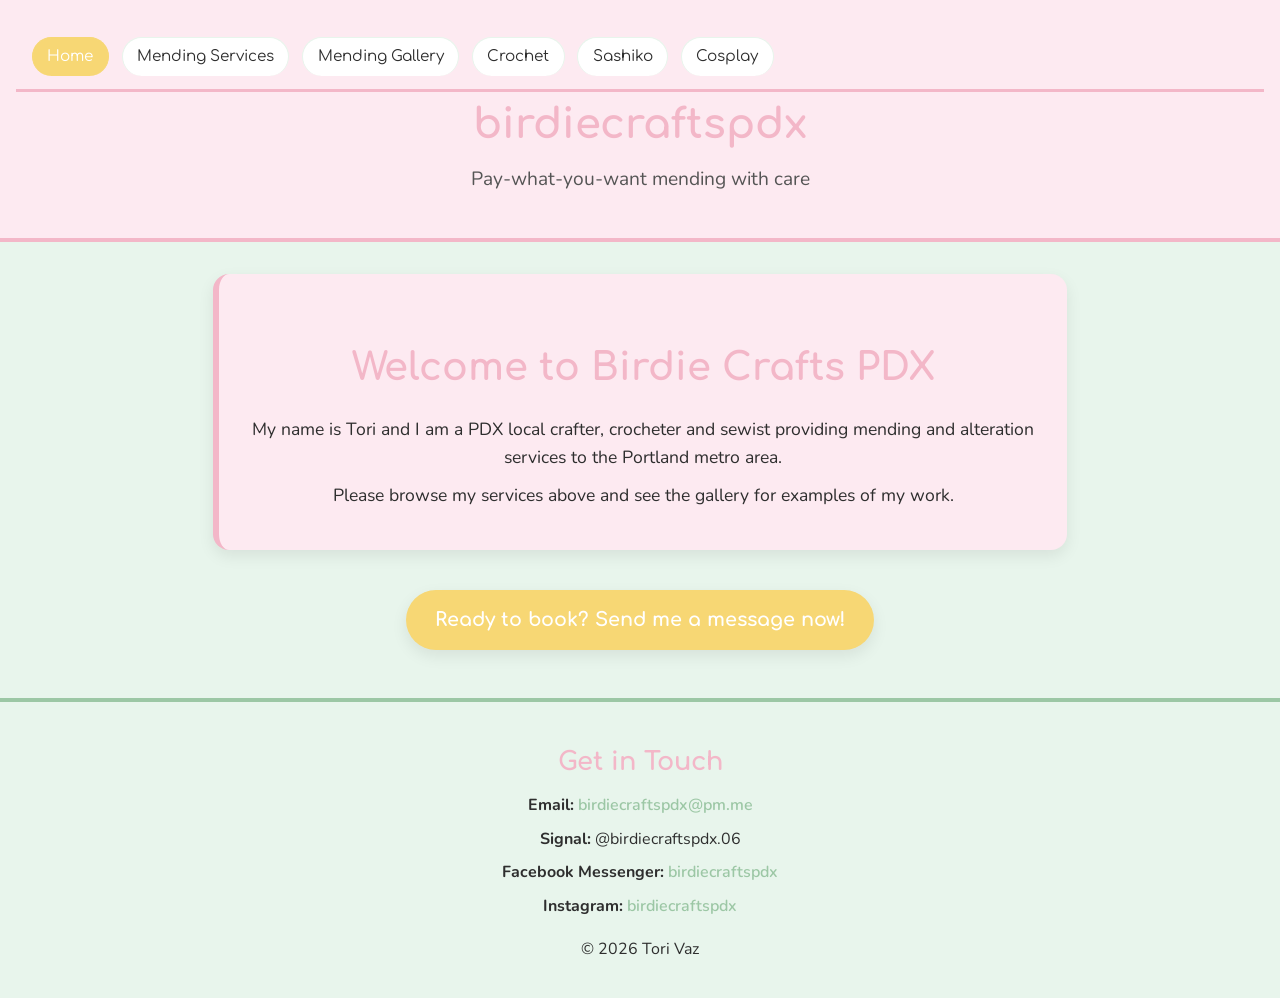
<file: index.html>
<!DOCTYPE html>
<html lang="en">
<head>
  <meta charset="UTF-8">
  <title>birdiecraftspdx</title>
  <meta name="viewport" content="width=device-width, initial-scale=1">
  <link rel="stylesheet" href="assets/css/style.css">
  <link rel="icon" href="/assets/icons/favicon.ico">
</head>

<body>
  <header class="header">
    <nav class="nav">
      <a href="index.html" class="active">Home</a>
      <a href="services.html">Mending Services</a>
      <a href="mending.html">Mending Gallery</a>
      <a href="crochet.html">Crochet</a>
      <a href="sashiko.html">Sashiko</a>
      <a href="cosplay.html">Cosplay</a>
    </nav>
    <h1>birdiecraftspdx</h1>
    <p class="tagline">Pay‑what‑you‑want mending with care</p>
  </header>

<main class="page-body">

  <section class="hero">
    <h1>Welcome to Birdie Crafts PDX</h1>
    <p>My name is Tori and I am a PDX local crafter, crocheter and sewist providing mending and alteration services to the Portland metro area.</p>
    <p>Please browse my services above and see the gallery for examples of my work.</p>
  </section>



</main>
  <div class="home-cta">
    <a href="/contact.html">Ready to book? Send me a message now!</a>
  </div>

<footer class="footer">
  <h2 class="footer-heading">Get in Touch</h2>

  <ul class="footer-contact">
    <li><strong>Email:</strong> <a href="mailto:birdiecraftspdx@pm.me">birdiecraftspdx@pm.me</a></li>
    <li><strong>Signal:</strong> @birdiecraftspdx.06</li>
    <li><strong>Facebook Messenger:</strong>
      <a href="https://www.facebook.com/profile.php?id=61592136643174" target="_blank">
        birdiecraftspdx
      </a>
    </li>
    <li><strong>Instagram:</strong>
      <a href="https://www.instagram.com/birdiecraftspdx" target="_blank">
        birdiecraftspdx
      </a>
    </li>
  </ul>
  <p>&copy; 2026 Tori Vaz</p>
</footer>

</body>
</html>
</file>
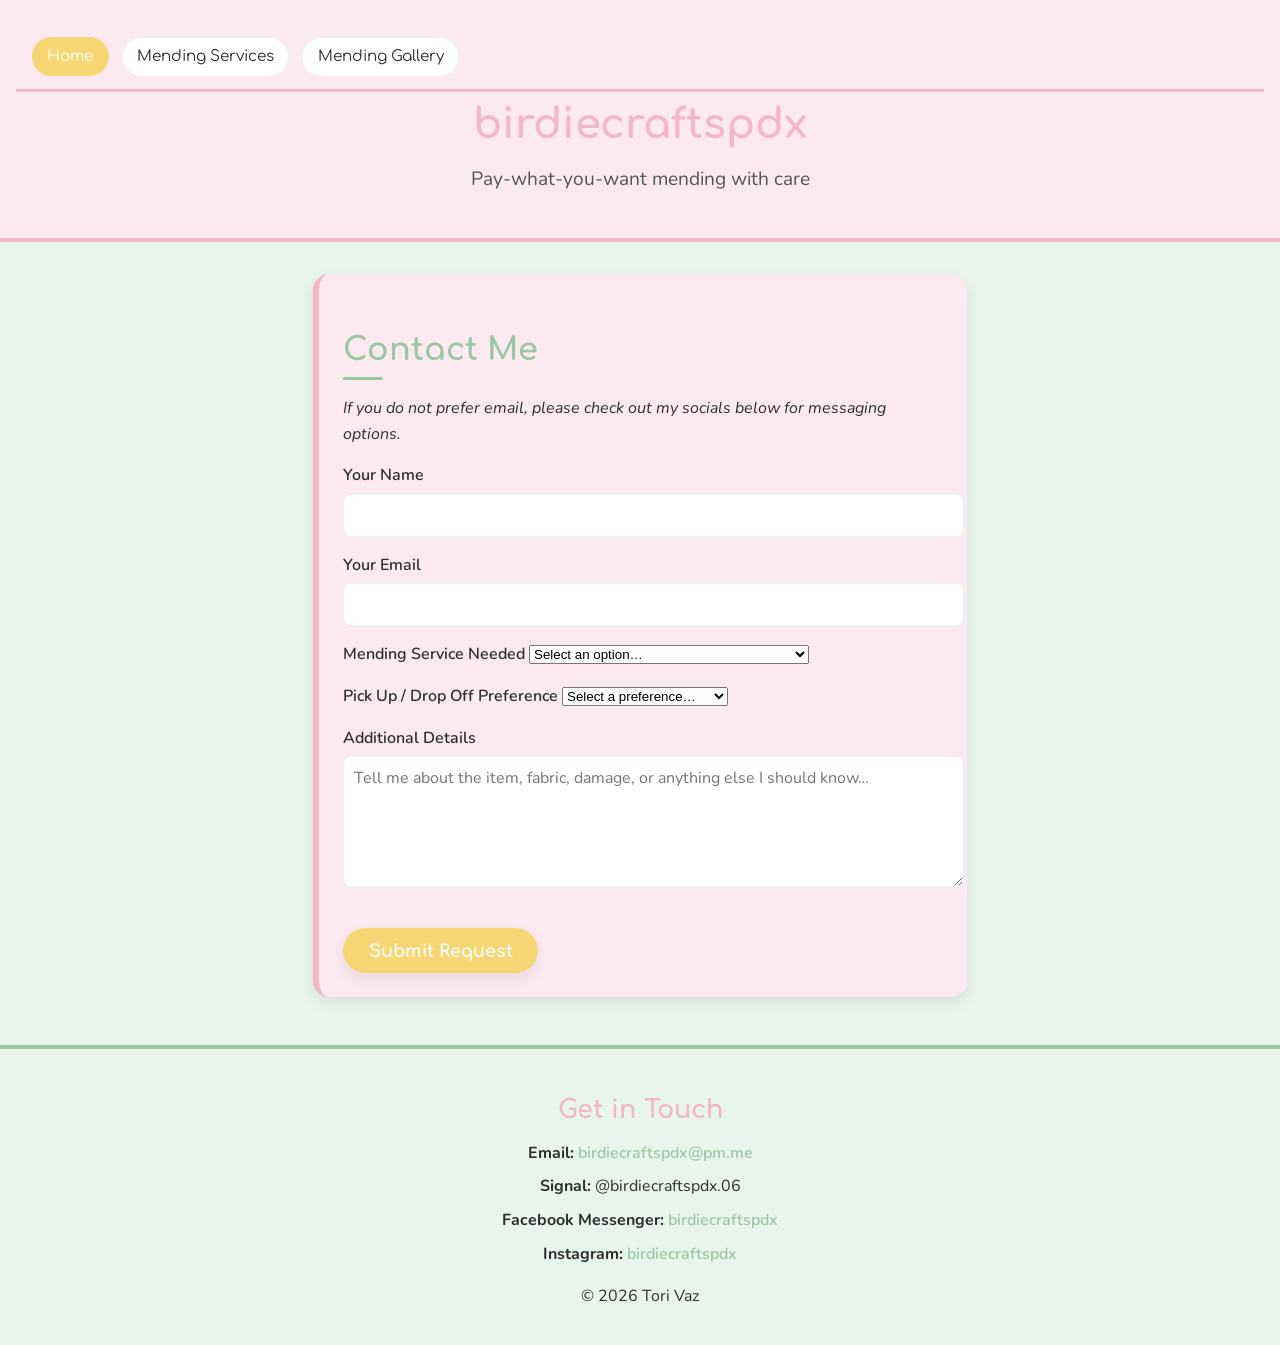
<file: contact.html>
<!DOCTYPE html>
<html lang="en">
<head>
  <meta charset="UTF-8">
  <title>birdiecraftspdx Contact</title>
  <meta name="viewport" content="width=device-width, initial-scale=1">
  <link rel="stylesheet" href="assets/css/style.css">
  <link rel="stylesheet" href="assets/css/contact.css">
  <link rel="icon" href="/assets/icons/favicon.ico">
</head>

<body>
  <header class="header">
    <nav class="nav">
      <a href="index.html" class="active">Home</a>
      <a href="services.html">Mending Services</a>
      <a href="mending.html">Mending Gallery</a>
    </nav>
    <h1>birdiecraftspdx</h1>
    <p class="tagline">Pay‑what‑you‑want mending with care</p>
  </header>

  <main class="page-body">
<section class="contact-form">
  <h2>Contact Me</h2>
  <p><em>If you do not prefer email, please check out my socials below for messaging options.</em></p>

  <form name="contact" method="POST" data-netlify="true" netlify-honeypot="bot-field">
    <input type="hidden" name="form-name" value="contact">

    <!-- Honeypot field -->
    <p class="hidden">
      <label>Don’t fill this out: <input name="bot-field"></label>
    </p>

    <label>
      Your Name
      <input type="text" name="name" required>
    </label>

    <label>
      Your Email
      <input type="email" name="email" required>
    </label>

    <label>
    Mending Service Needed
    <select name="mending-option" required>
        <option value="">Select an option…</option>
        <option>Button repair or replacement</option>
        <option>Loose thread zap</option>
        <option>Belt holes addition</option>
        <option>Hook/eye closures or clasps</option>
        <option>Seam repair or small tear</option>
        <option>Patch for worn area or hole</option>
        <option>Darning (socks or knit fabrics)</option>
        <option>Jeans inner thigh reinforcement</option>
        <option>Zipper repair or replacement</option>
        <option>Simple alterations (hems, waist adjustment)</option>
        <option>Jeans-to-jorts transformation</option>
        <option>Convert a plushie into a bag or backpack</option>
        <option>Other (describe below)</option>
    </select>
    </label>

    <label>
    Pick Up / Drop Off Preference
    <select name="pickup-preference" required>
        <option value="">Select a preference…</option>
        <option>FREE: DIY in Beaverton</option>
        <option>FREE: Beaverton/Aloha</option>
        <option>$5: Portland Metro</option>
    </select>
    </label>

    <label>
    Additional Details
    <textarea name="details" rows="5" placeholder="Tell me about the item, fabric, damage, or anything else I should know…"></textarea>
    </label>


    <button type="submit" class="contact-button">
      Submit Request
    </button>
  </form>
</section>

  </main>

  <script src="assets/js/main.js"></script>

<footer class="footer">
  <h2 class="footer-heading">Get in Touch</h2>

  <ul class="footer-contact">
    <li><strong>Email:</strong> <a href="mailto:birdiecraftspdx@pm.me">birdiecraftspdx@pm.me</a></li>
    <li><strong>Signal:</strong> @birdiecraftspdx.06</li>
    <li><strong>Facebook Messenger:</strong>
      <a href="https://www.facebook.com/profile.php?id=61592136643174" target="_blank">
        birdiecraftspdx
      </a>
    </li>
    <li><strong>Instagram:</strong>
      <a href="https://www.instagram.com/birdiecraftspdx" target="_blank">
        birdiecraftspdx
      </a>
    </li>
  </ul>
    <p>&copy; 2026 Tori Vaz</p>
</footer>

</body>
</html>
</file>
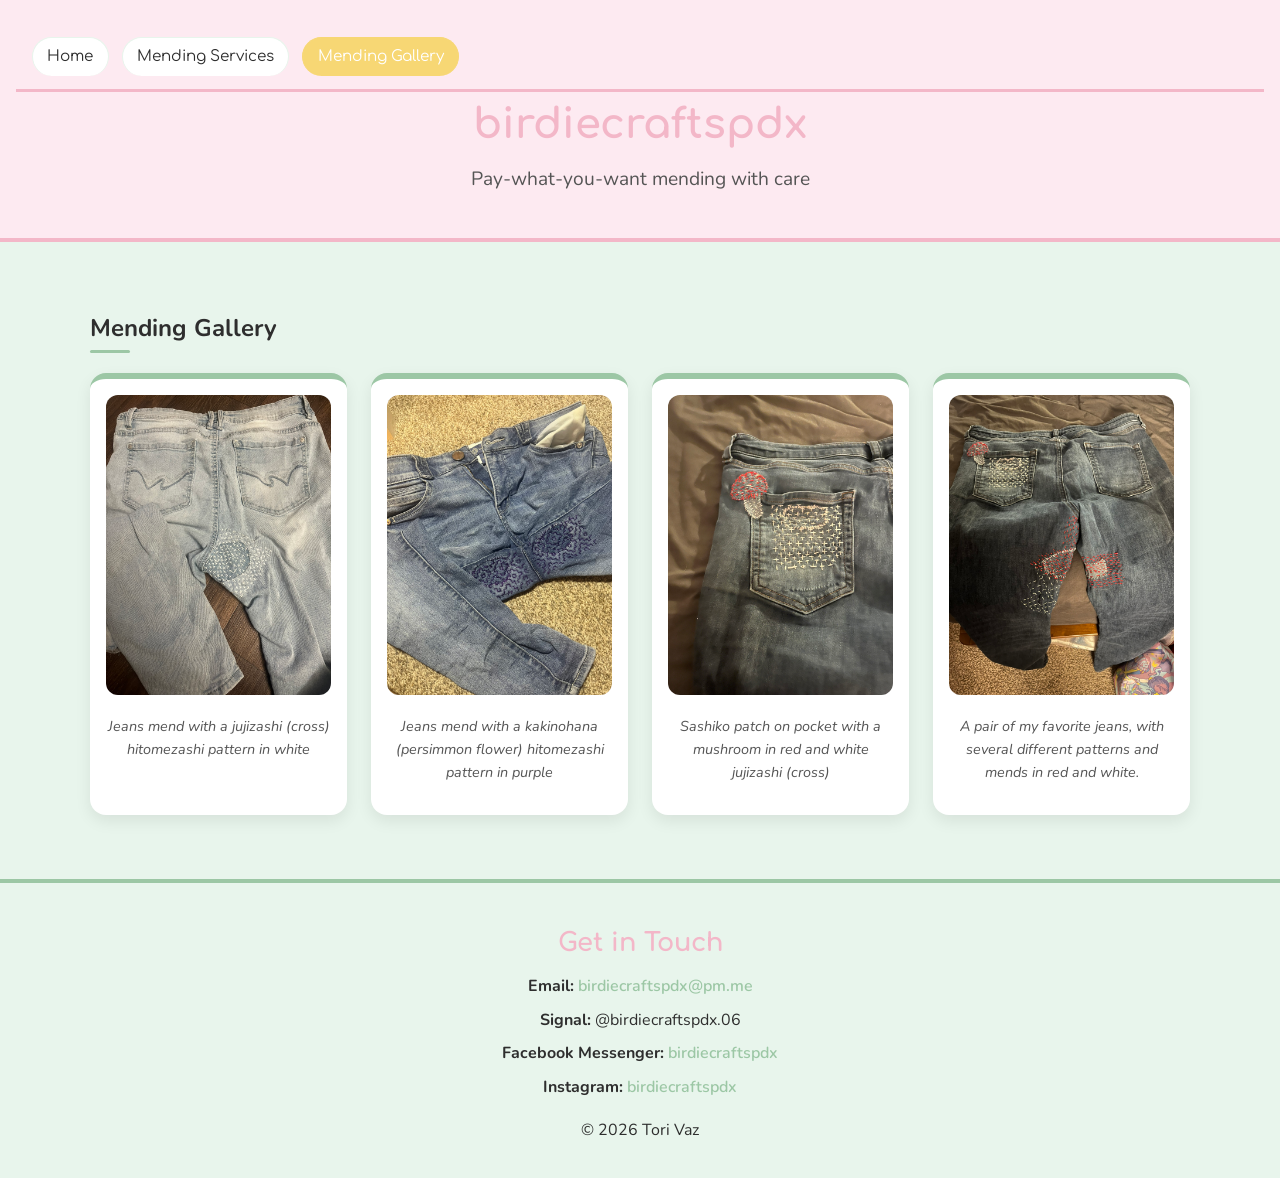
<file: mending.html>
<!DOCTYPE html>
<html lang="en">
<head>
  <meta charset="UTF-8">
  <meta name="viewport" content="width=device-width, initial-scale=1.0">
  <title>birdiecraftspdx Gallery</title>
  <link rel="stylesheet" href="assets/css/style.css">
  <link rel="stylesheet" href="assets/css/gallery.css">
  <link rel="icon" href="/assets/icons/favicon.ico">
</head>

<body>
  <header class="header">
    <nav class="nav">
      <a href="index.html">Home</a>
      <a href="services.html">Mending Services</a>
      <a href="mending.html" class="active">Mending Gallery</a>
    </nav>
    <h1>birdiecraftspdx</h1>
    <p class="tagline">Pay‑what‑you‑want mending with care</p>
  </header>
<main class="page-body">
<section class="gallery">
  <h2>Mending Gallery</h2>
  <div id="gallery-grid"></div>
</section>

</main>
<script src="/assets/js/gallery.js" data-gallery-dir="/assets/gallery/mending/"></script>
<footer class="footer">
  <h2 class="footer-heading">Get in Touch</h2>

  <ul class="footer-contact">
    <li><strong>Email:</strong> <a href="mailto:birdiecraftspdx@pm.me">birdiecraftspdx@pm.me</a></li>
    <li><strong>Signal:</strong> @birdiecraftspdx.06</li>
    <li><strong>Facebook Messenger:</strong>
      <a href="https://www.facebook.com/profile.php?id=61592136643174" target="_blank">
        birdiecraftspdx
      </a>
    </li>
    <li><strong>Instagram:</strong>
      <a href="https://www.instagram.com/birdiecraftspdx" target="_blank">
        birdiecraftspdx
      </a>
    </li>
  </ul>
    <p>&copy; 2026 Tori Vaz</p>
</footer>
</body>
</html>
</file>
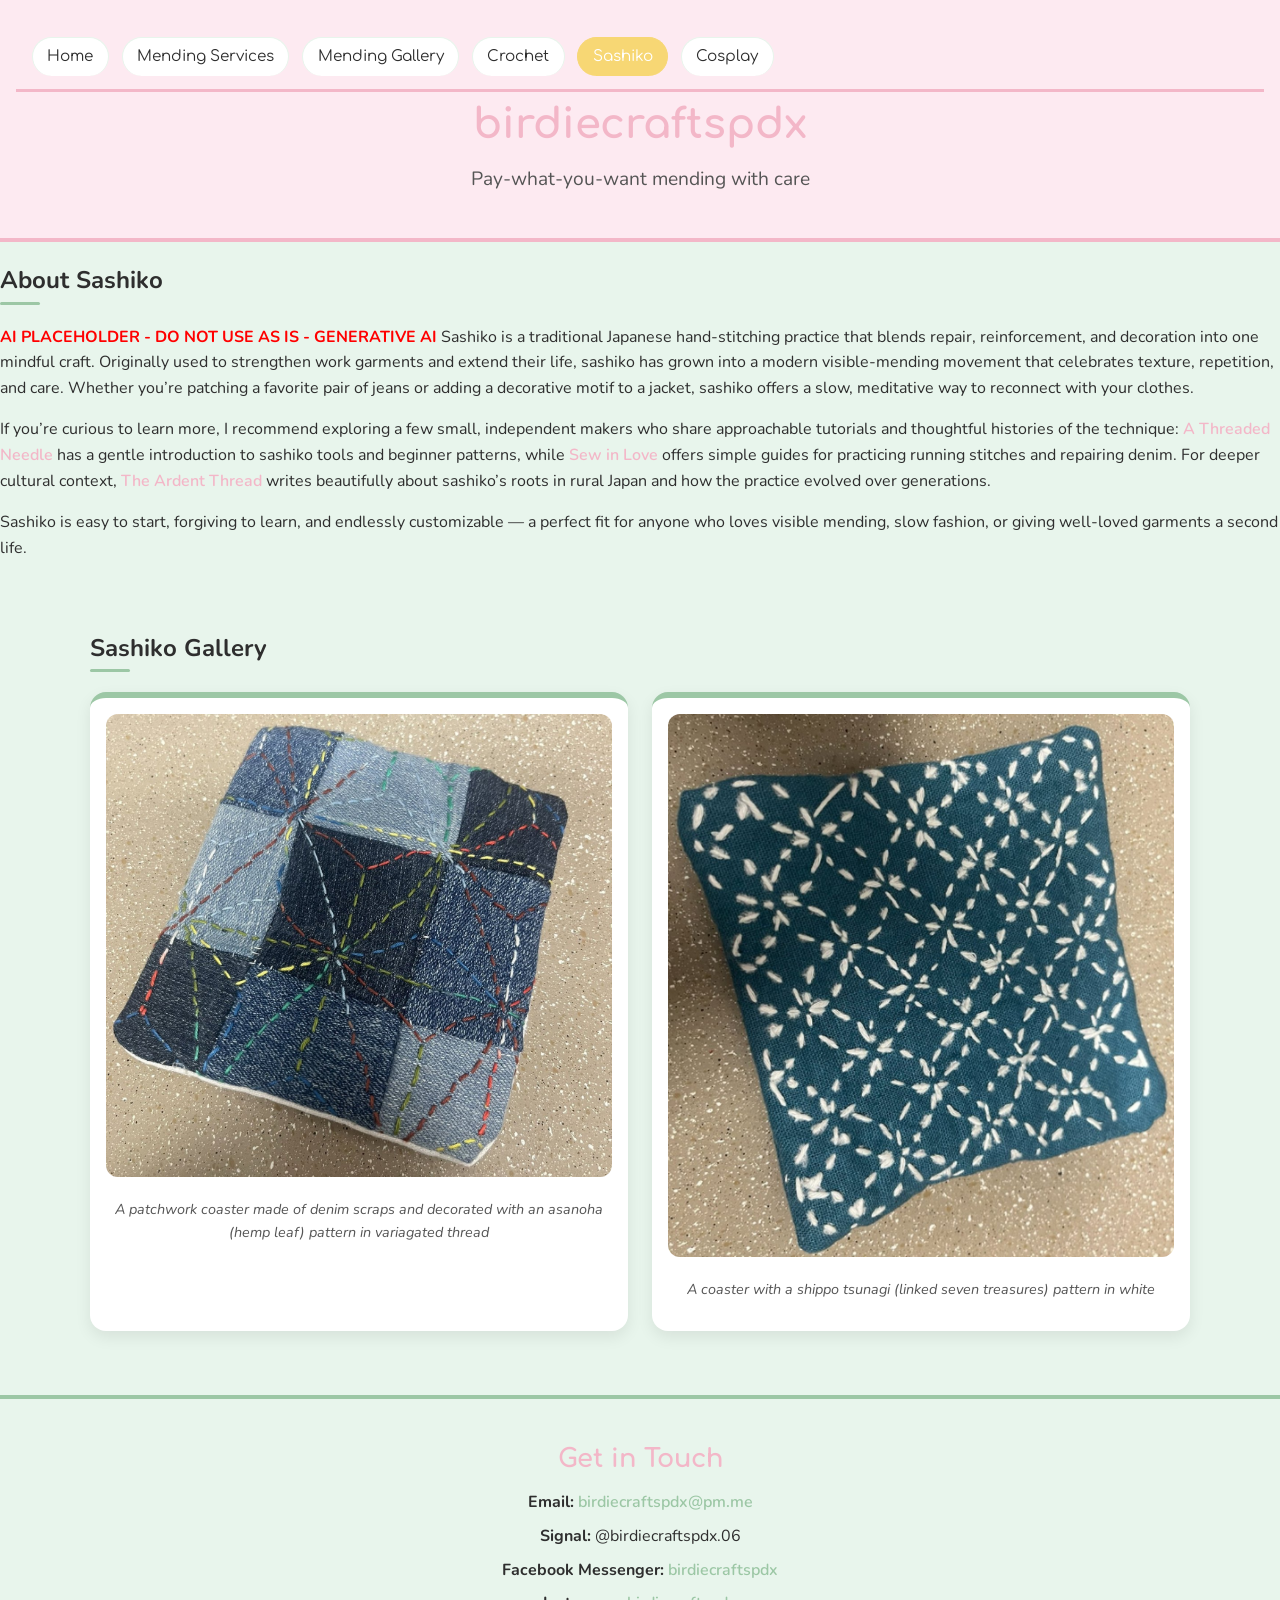
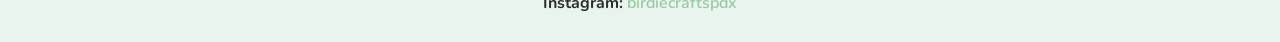
<file: sashiko.html>
<!DOCTYPE html>
<html lang="en">
<head>
  <meta charset="UTF-8">
  <meta name="viewport" content="width=device-width, initial-scale=1.0">
  <title>Birdiecraftspdx Mending Services</title>
  <link rel="stylesheet" href="assets/css/style.css">
  <link rel="stylesheet" href="assets/css/gallery.css">
  <link rel="icon" href="/assets/icons/favicon.ico">
</head>

<body>
  <header class="header">
    <nav class="nav">
      <a href="index.html">Home</a>
      <a href="services.html">Mending Services</a>
      <a href="mending.html">Mending Gallery</a>
      <a href="crochet.html">Crochet</a>
      <a href="sashiko.html" class="active">Sashiko</a>
      <a href="cosplay.html">Cosplay</a>
    </nav>
    <h1>birdiecraftspdx</h1>
    <p class="tagline">Pay‑what‑you‑want mending with care</p>
  </header>
<main class="page-body">
<section class="about-sashiko">
  <h2>About Sashiko</h2>

  <p>
    <strong><font color="red" size'40">AI PLACEHOLDER - DO NOT USE AS IS - GENERATIVE AI</font></strong>
    Sashiko is a traditional Japanese hand-stitching practice that blends repair, reinforcement,
    and decoration into one mindful craft. Originally used to strengthen work garments and extend
    their life, sashiko has grown into a modern visible-mending movement that celebrates texture,
    repetition, and care. Whether you’re patching a favorite pair of jeans or adding a decorative
    motif to a jacket, sashiko offers a slow, meditative way to reconnect with your clothes.
  </p>

  <p>
    If you’re curious to learn more, I recommend exploring a few small, independent makers who
    share approachable tutorials and thoughtful histories of the technique:
    <a href="https://www.athreadedneedle.com/blogs/news/tagged/sashiko" target="_blank">
      A Threaded Needle
    </a>
    has a gentle introduction to sashiko tools and beginner patterns, while
    <a href="https://www.sewinlove.com/tag/sashiko/" target="_blank">
      Sew in Love
    </a>
    offers simple guides for practicing running stitches and repairing denim. For deeper cultural
    context,
    <a href="https://ardentthread.wordpress.com/tag/sashiko/" target="_blank">
      The Ardent Thread
    </a>
    writes beautifully about sashiko’s roots in rural Japan and how the practice evolved over
    generations.
  </p>

  <p>
    Sashiko is easy to start, forgiving to learn, and endlessly customizable — a perfect fit for
    anyone who loves visible mending, slow fashion, or giving well-loved garments a second life.
  </p>
</section>
<section class="gallery">
  <h2>Sashiko Gallery</h2>
  <div id="gallery-grid"></div>

</main>
<script src="/assets/js/gallery.js" data-gallery-dir="/assets/gallery/sashiko/"></script>
<footer class="footer">
  <h2 class="footer-heading">Get in Touch</h2>

  <ul class="footer-contact">
    <li><strong>Email:</strong> <a href="mailto:birdiecraftspdx@pm.me">birdiecraftspdx@pm.me</a></li>
    <li><strong>Signal:</strong> @birdiecraftspdx.06</li>
    <li><strong>Facebook Messenger:</strong>
      <a href="https://www.facebook.com/profile.php?id=61592136643174" target="_blank">
        birdiecraftspdx
      </a>
    </li>
    <li><strong>Instagram:</strong>
      <a href="https://www.instagram.com/birdiecraftspdx" target="_blank">
        birdiecraftspdx
      </a>
    </li>
  </ul>
</footer>

</body>
</html>
</file>
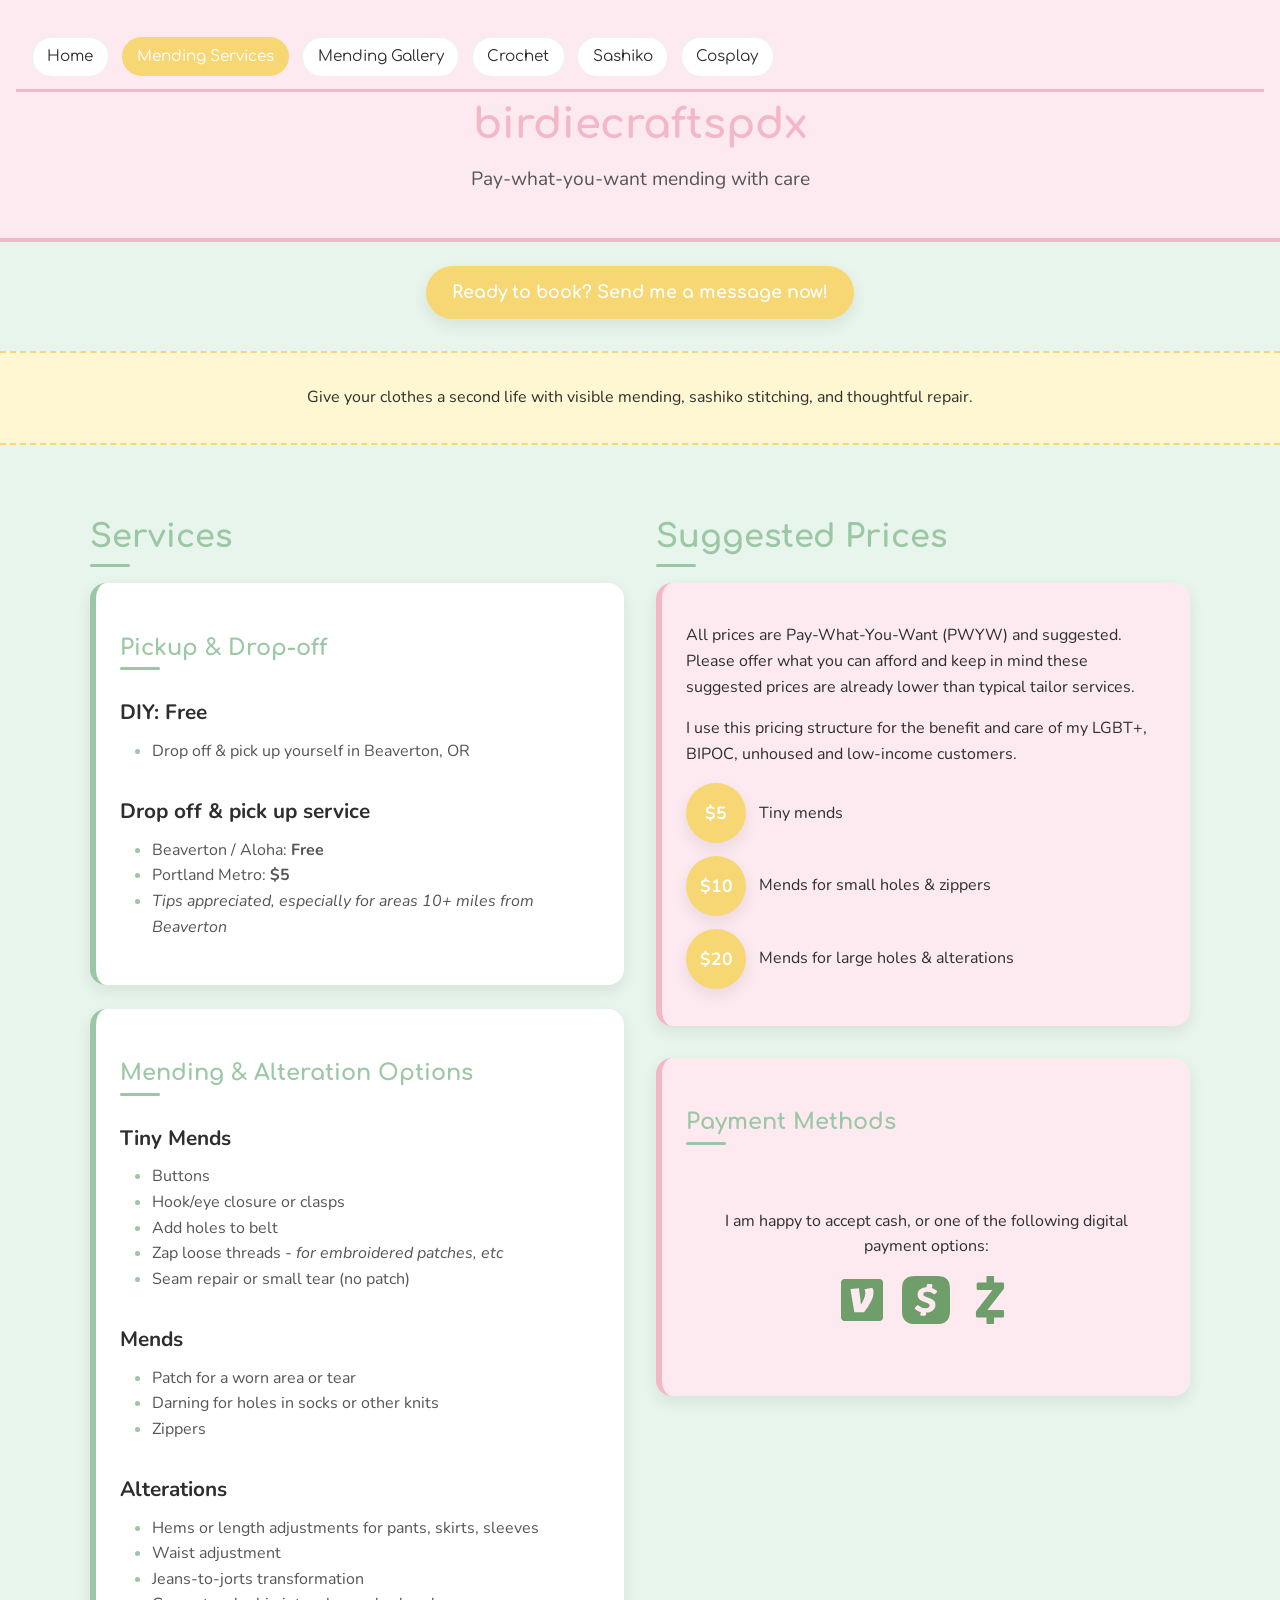
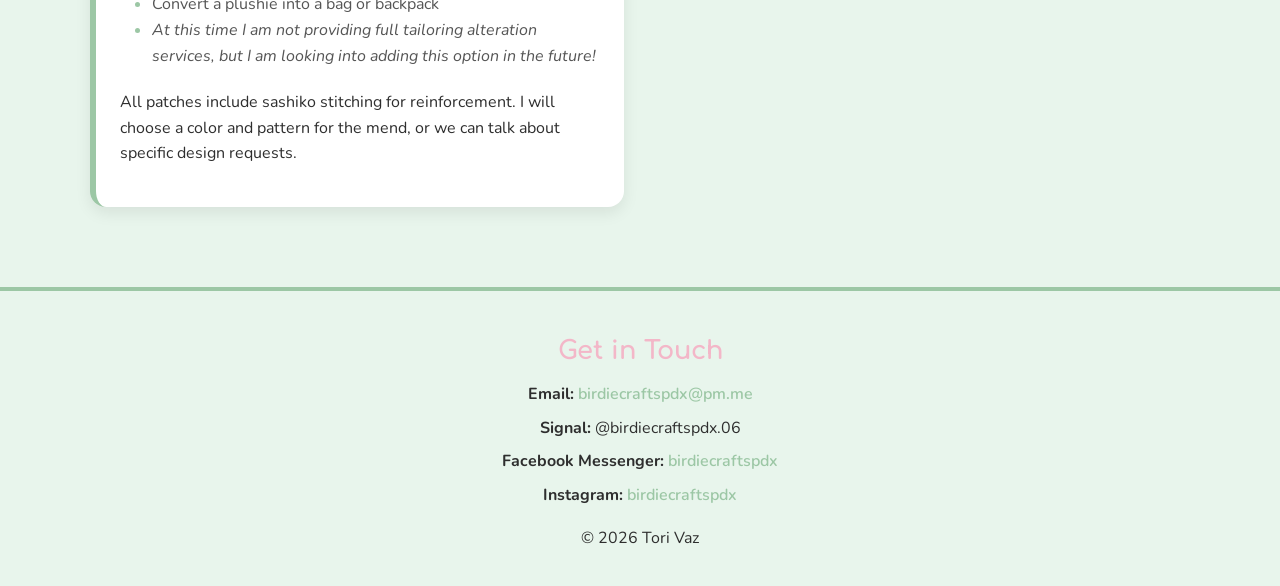
<file: services.html>
<!DOCTYPE html>
<html lang="en">
<head>
  <meta charset="UTF-8">
  <meta name="viewport" content="width=device-width, initial-scale=1.0">
  <title>birdiecraftspdx Mending Services</title>
  <link rel="stylesheet" href="assets/css/style.css">
  <link rel="stylesheet" href="assets/css/services.css">
  <link rel="icon" href="/assets/icons/favicon.ico">
</head>

<body>
  <header class="header">
    <nav class="nav">
      <a href="index.html">Home</a>
      <a href="services.html" class="active">Mending Services</a>
      <a href="mending.html">Mending Gallery</a>
      <a href="crochet.html">Crochet</a>
      <a href="sashiko.html">Sashiko</a>
      <a href="cosplay.html">Cosplay</a>
    </nav>
    <h1>birdiecraftspdx</h1>
    <p class="tagline">Pay‑what‑you‑want mending with care</p>
  </header>

    <div class="action-button-wrapper">
  <a href="/contact.html" class="action-button">
    Ready to book? Send me a message now!
  </a>
</div>

<main class="page-body">
  <section class="intro">
    <p>Give your clothes a second life with visible mending, sashiko stitching, and thoughtful repair.</p>
  </section>




<section class="services-pricing">
  <div class="services-column">
    <h2>Services</h2>

    <div class="service-card">
      <h3>Pickup & Drop‑off</h3>
      <ul class="mainlist">
        <li>DIY: Free</li>
        <ul class="sublist"><li>Drop off & pick up yourself in Beaverton, OR</li></ul>
        <li>Drop off & pick up service</li>
        <ul class="sublist">
          <li>Beaverton / Aloha: <strong>Free</strong></li>
          <li>Portland Metro: <strong>$5</strong></li>
          <li><i>Tips appreciated, especially for areas 10+ miles from Beaverton</i></li>
        </ul>
      </ul>
    </div>

    <div class="service-card">
      <h3>Mending & Alteration Options</h3>
      <ul class="mainlist">
        <li>Tiny Mends</li>
        <ul class="sublist">
          <li>Buttons</li>
          <li>Hook/eye closure or clasps</li>
          <li>Add holes to belt</li>
          <li>Zap loose threads - <em>for embroidered patches, etc</em></li>
          <li>Seam repair or small tear (no patch)</li>
        </ul>
        <li>Mends</li>
        <ul class="sublist">
          <li>Patch for a worn area or tear</li>
          <li>Darning for holes in socks or other knits</li>
          <li>Zippers</li>
        </ul>
        <li>Alterations</li>
        <ul class="sublist">
          <li>Hems or length adjustments for pants, skirts, sleeves</li>
          <li>Waist adjustment</li>
          <li>Jeans-to-jorts transformation</li>
          <li>Convert a plushie into a bag or backpack</li>
          <li><em>At this time I am not providing full tailoring alteration services, but I am looking into adding this option in the future!</em></li>
        </ul>
        <p>All patches include sashiko stitching for reinforcement. I will choose a color and pattern for the mend, or we can talk about specific design requests.</p>
      </ul>
    </div>
  </div>

  <div class="pricing-column">
    <h2>Suggested Prices</h2>
    <div class="price-card">
      <p>All prices are Pay-What-You-Want (PWYW) and suggested. Please offer what you can afford and keep in mind these suggested prices are already lower than typical tailor services.</p>
      <p>I use this pricing structure for the benefit and care of my LGBT+, BIPOC, unhoused and low-income customers.</p>
      <div class="price-item">
        <div class="price-badge">$5</div>
        <p>Tiny mends</p>
      </div>

      <div class="price-item">
        <div class="price-badge">$10</div>
        <p>Mends for small holes & zippers</p>
      </div>

      <div class="price-item">
        <div class="price-badge">$20</div>
        <p>Mends for large holes & alterations</p>
      </div>
    </div>
    <div class="price-card">
        <h3>Payment Methods</h3>
      <section class="payment-methods">
          <p>I am happy to accept cash, or one of the following digital payment options:</p>
    <div class="pay-icons">
      <img src="/assets/icons/venmo.svg" alt="Venmo" title="Venmo" class="pay-icon">
      <img src="/assets/icons/cashapp.svg" alt="Cash App" title="Cash App" class="pay-icon">
      <img src="/assets/icons/zelle.svg" alt="Zelle" title="Zelle" class="pay-icon">
    </div>
  </div>
</section>

    </div>
  </div>
</section>

</main>
<footer class="footer">
  <h2 class="footer-heading">Get in Touch</h2>

  <ul class="footer-contact">
    <li><strong>Email:</strong> <a href="mailto:birdiecraftspdx@pm.me">birdiecraftspdx@pm.me</a></li>
    <li><strong>Signal:</strong> @birdiecraftspdx.06</li>
    <li><strong>Facebook Messenger:</strong>
      <a href="https://www.facebook.com/profile.php?id=61592136643174" target="_blank">
        birdiecraftspdx
      </a>
    </li>
    <li><strong>Instagram:</strong>
      <a href="https://www.instagram.com/birdiecraftspdx" target="_blank">
        birdiecraftspdx
      </a>
    </li>
  </ul>
    <p>&copy; 2026 Tori Vaz</p>
</footer>

</body>
</html>
</file>
<file: assets/css/style.css>
@import url('https://fonts.googleapis.com/css2?family=Comfortaa:wght@400;700&family=Nunito:wght@300;400;600&display=swap');

:root {
  --green: #9cc7a5;
  --green-light: #e8f5ec;
  --yellow: #f7d774;
  --yellow-soft: #fff7d1;
  --pink: #f3b7c8;
  --pink-light: #fdeaf1;
  --text-dark: #2e2e2e;
  --text-muted: #555;
  --radius: 16px;
  --shadow: 0 6px 16px rgba(0,0,0,0.08);
}

/* GLOBAL */
body {
  margin: 0;
  font-family: 'Nunito', sans-serif;
  background: var(--green-light);
  color: var(--text-dark);
  line-height: 1.6;
}

/* HEADINGS ACCENT LINE */
main h2, h3 {
  position: relative;
  padding-bottom: 0.3rem;
}

main h2::after, h3::after {
  content: "";
  position: absolute;
  left: 0;
  bottom: 0;
  width: 40px;
  height: 3px;
  background: var(--green);
  border-radius: 2px;
}

/* HEADER */
.header {
  text-align: center;
  padding: 1.5rem 1rem;
  background: var(--pink-light);
  border-bottom: 4px solid var(--pink);
}

.header h1 {
  font-family: 'Comfortaa', sans-serif;
  font-size: 2.6rem;
  margin: 0 0 0.3rem 0;
  color: var(--pink);
}

.tagline {
  font-family: 'Nunito', cursive;
  font-size: 1.2rem;
  margin-top: 0.2rem;
  color: var(--text-muted);
}

/* NAV */
.nav {
  display: flex;
  justify-content: flex-start;
  gap: 0.8rem;
  padding: 0.8rem 1rem;
  background: var(--pink-light);
  border-bottom: 3px solid var(--pink);
}

.nav a {
  all: unset;                 /* wipe inherited <a> styles */
  display: inline-block;
  box-sizing: border-box;     /* prevent weird box expansion */
  padding: 0.45rem 0.9rem;
  border-radius: 999px;       /* pill shape */
  font-family: 'Comfortaa', sans-serif;
  font-size: 0.95rem;
  cursor: pointer;

  background: #fff;
  color: var(--text-dark);
  border: 1px solid var(--green-light);

  /* override global link underline/border */
  border-bottom: none !important;
  text-decoration: none !important;

  transition: background 0.2s ease,
              color 0.2s ease,
              box-shadow 0.2s ease,
              transform 0.15s ease;
}

.nav a:hover {
  background: var(--yellow-soft);
  color: var(--text-dark);
  box-shadow: 0 4px 10px rgba(0,0,0,0.08);

  /* ensure hover doesn't add borders */
  border-bottom: none !important;
}

.nav a.active {
  background: var(--yellow);
  color: #fff;
  border-color: var(--yellow);
}

/* INTRO */
.intro {
  text-align: center;
  padding: 1rem;
  background: var(--yellow-soft);
  border-top: 2px dashed var(--yellow);
  border-bottom: 2px dashed var(--yellow);
  margin-bottom: 2rem;
  color: var(--text-dark);
}

main a {
  color: var(--pink);
  text-decoration: none;
  font-weight: 600;
  transition: color 0.2s ease, background 0.2s ease;
}

main a:hover {
  color: #d97a94; /* deeper pink */
  background: var(--pink-light);
  border-radius: 4px;
  padding: 0.1rem 0.2rem;
}


/* LIST BULLETS */
ul li::marker {
  color: var(--green);
}

/* FOOTER */
.footer {
  background: var(--green-light);
  border-top: 4px solid var(--green);
  padding: 1.2rem 1rem;
  text-align: center;
  margin-top: 3rem;
}

.footer-heading {
  font-family: 'Comfortaa', sans-serif;
  font-size: 1.6rem;
  color: var(--pink);
  margin-bottom: 0.5rem;
}

.footer a {
  color: var(--green);
  text-decoration: none;
  font-weight: 600;
}

.footer a:hover {
  color: var(--yellow);
}

.footer-contact {
  list-style: none;
  padding: 0;
  margin: 0 auto;
  max-width: 400px;
  font-size: 1rem;
  line-height: 1.8;
}

.footer-contact li {
  margin: 0.3rem 0;
}

/* RESPONSIVE */
@media (max-width: 600px) {
  .price-item {
    flex-direction: column;
  }
  .price-badge {
    width: 65px;
    height: 65px;
    font-size: 1.2rem;
  }
}

.hero {
  max-width: 800px;
  margin: 2rem auto;
  padding: 2rem 1.5rem;
  background: var(--pink-light);
  border-left: 6px solid var(--pink);
  border-radius: var(--radius);
  box-shadow: var(--shadow);
  text-align: center;
}

.hero h1 {
  font-family: 'Comfortaa', sans-serif;
  font-size: 2.4rem;
  color: var(--pink);
  margin-bottom: 1rem;
}

.hero p {
  font-size: 1.1rem;
  color: var(--text-dark);
  margin: 0.6rem 0;
}
.features {
  max-width: 1100px;
  margin: 3rem auto;
  display: grid;
  grid-template-columns: repeat(auto-fit, minmax(260px, 1fr));
  gap: 1.5rem;
  padding: 0 1rem;
}

.feature-card {
  background: #fff;
  border-radius: var(--radius);
  padding: 1.5rem;
  box-shadow: var(--shadow);
  border-top: 6px solid var(--green);
  text-align: center;
}

.feature-card h3 {
  font-family: 'Comfortaa', sans-serif;
  font-size: 1.4rem;
  color: var(--green);
  margin-bottom: 0.5rem;
}

.feature-card p {
  color: var(--text-muted);
  font-size: 1rem;
}
.home-cta {
  text-align: center;
  margin: 2.5rem 0;
}

.home-cta a {
  display: inline-block;
  padding: 0.9rem 1.8rem;
  background: var(--yellow);
  color: #fff;
  font-family: 'Comfortaa', sans-serif;
  font-size: 1.2rem;
  font-weight: 700;
  border-radius: 999px;
  text-decoration: none;
  box-shadow: var(--shadow);
  transition: background 0.2s ease, transform 0.15s ease, box-shadow 0.2s ease;
}

.home-cta a:hover {
  background: var(--yellow-soft);
  color: var(--text-dark);
  transform: translateY(-2px);
  box-shadow: 0 8px 18px rgba(0,0,0,0.12);
}
</file>
<file: assets/css/contact.css>
.contact-form {
  max-width: 600px;
  margin: 2rem auto;
  padding: 1.5rem;
  background: var(--pink-light);
  border-left: 6px solid var(--pink);
  border-radius: var(--radius);
  box-shadow: var(--shadow);
}

.contact-form h2 {
  font-family: 'Comfortaa', sans-serif;
  font-size: 2rem;
  color: var(--green);
  margin-bottom: 1rem;
}

.contact-form label {
  display: block;
  margin-bottom: 1rem;
  font-weight: 600;
}

.contact-form input,
.contact-form textarea {
  width: 100%;
  padding: 0.6rem;
  border-radius: 8px;
  border: 1px solid var(--green-light);
  font-family: 'Nunito', sans-serif;
  font-size: 1rem;
  margin-top: 0.3rem;
}

.contact-button {
  display: inline-block;
  margin-top: 1rem;
  padding: 0.8rem 1.6rem;
  background: var(--yellow);
  color: #fff;
  font-family: 'Comfortaa', sans-serif;
  font-size: 1.1rem;
  font-weight: 700;
  border-radius: 999px;
  text-decoration: none;
  box-shadow: var(--shadow);
  border: none;
  cursor: pointer;
  transition: background 0.2s ease,
              transform 0.15s ease,
              box-shadow 0.2s ease;
}

.contact-button:hover {
  background: var(--yellow-soft);
  color: var(--text-dark);
  transform: translateY(-2px);
  box-shadow: 0 8px 18px rgba(0,0,0,0.12);
}

.hidden {
  display: none;
}
</file>
<file: assets/css/gallery.css>
.gallery {
  max-width: 1100px;
  margin: 2rem auto;
  padding: 1rem;
}

#gallery-grid {
  display: grid;
  grid-template-columns: repeat(auto-fit, minmax(220px, 1fr));
  gap: 1.5rem;
}

.gallery-item {
  background: #fff;
  border-radius: var(--radius);
  box-shadow: var(--shadow);
  padding: 1rem;
  text-align: center;
  border-top: 6px solid var(--green);
}

.gallery-item img {
  width: 100%;
  border-radius: 12px;
  margin-bottom: 0.5rem;
}

.gallery-caption {
  margin-top: 0.25rem;
  font-size: 0.9rem;
  color: #555;
  text-align: center;
  font-style: italic;
}
</file>
<file: assets/css/services.css>
/* LAYOUT */
.services-pricing {
  display: grid;
  grid-template-columns: 1fr 1fr;
  max-width: 1100px;
  gap: 2rem;
  margin: 2rem auto;
  padding: 0.5rem;
}

/* HEADINGS */
.services-pricing h2 {
  font-family: 'Comfortaa', sans-serif;
  font-size: 2rem;
  margin-bottom: 1rem;
  color: var(--green);
}

/* SERVICE CARDS */
.service-card {
  background: #fff;
  border-radius: var(--radius);
  padding: 1.5rem;
  margin-bottom: 1.5rem;
  box-shadow: var(--shadow);
  border-left: 6px solid var(--green);
}

.service-card h3, .price-card h3 {
  font-family: 'Comfortaa';
  font-size: 1.4rem;
  margin-bottom: 0.5rem;
  color: var(--green);
}

.service-card .mainlist {
  list-style: none;
  padding: 0;
  margin: 1em 0;
}

.service-card .mainlist > li {
  font-size: 1.3em;
  font-weight: bold;
  margin-top: 1em;
  padding: 0.3rem 0;
}

.service-card .sublist {
  list-style: disc;
  margin-left: 2em;
  font-size: 1em;
  color: var(--text-muted);
  padding: 0.3rem 0;
}

/* PRICE CARD */
.price-card {
  background: var(--pink-light);
  padding: 1.5rem;
  border-radius: var(--radius);
  box-shadow: var(--shadow);
  border-left: 6px solid var(--pink);
  margin-bottom: 2rem;
}

.price-card p {
  color: var(--text-dark);
  margin-bottom: 1rem;
}

/* PRICE ITEMS */
.price-item {
  display: flex;
  align-items: center;
  gap: 0.8rem;
  margin: 0.8rem 0;
}

.price-badge {
  background: var(--yellow);
  color: #fff;
  font-weight: bold;
  border-radius: 50%;
  width: 60px;
  height: 60px;
  display: flex;
  align-items: center;
  justify-content: center;
  font-size: 1.1rem;
  box-shadow: var(--shadow);
}

/* PAYMENT METHODS */
.payment-methods {
  text-align: center;
  margin: 2rem auto;
  padding: 1rem;
}

.payment-methods h2 {
  font-family: 'Comfortaa', sans-serif;
  font-size: 1.8rem;
  color: var(--green);
  margin-bottom: 1rem;
}

.pay-icons {
  display: flex;
  justify-content: center;
  gap: 1rem;
  flex-wrap: wrap;
}

/* RESPONSIVE */
@media (max-width: 600px) {
  .services-pricing {
    grid-template-columns: 1fr;
  }
}
/* PAYMENT ICONS */
.pay-icon {
  transition: transform 0.15s ease, opacity 0.15s ease;
}

.pay-icon:hover {
  transform: scale(1.1);
  opacity: 0.85;
}

.action-button-wrapper {
  text-align: center;
  margin: 1.5rem 0 2rem;
}

.action-button {
  display: inline-block;
  padding: 0.8rem 1.6rem;
  background: var(--yellow);
  color: #fff;
  font-family: 'Comfortaa', sans-serif;
  font-size: 1.1rem;
  font-weight: 700;
  border-radius: 999px; /* pill shape */
  text-decoration: none;
  box-shadow: var(--shadow);
  transition: background 0.2s ease,
              transform 0.15s ease,
              box-shadow 0.2s ease;
}

.action-button:hover {
  background: var(--yellow-soft);
  color: var(--text-dark);
  transform: translateY(-2px);
  box-shadow: 0 8px 18px rgba(0,0,0,0.12);
}
</file>
